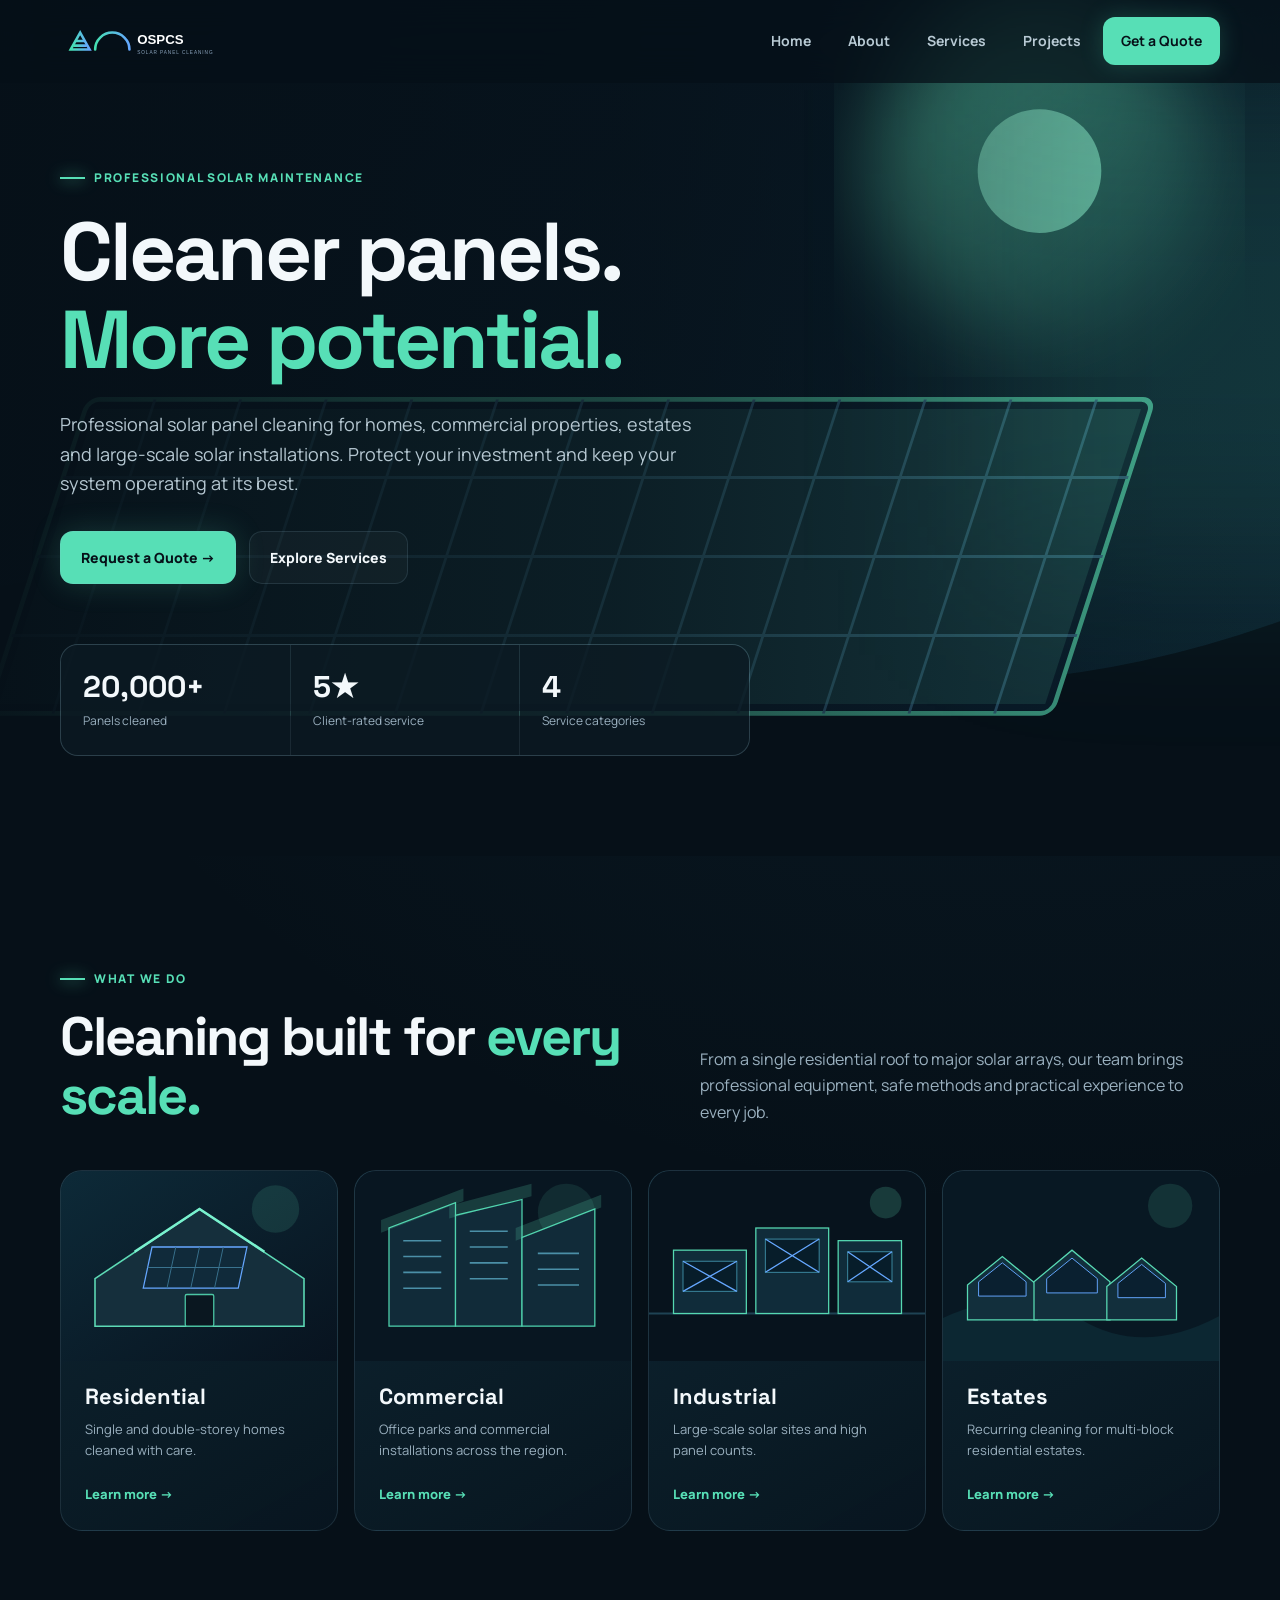
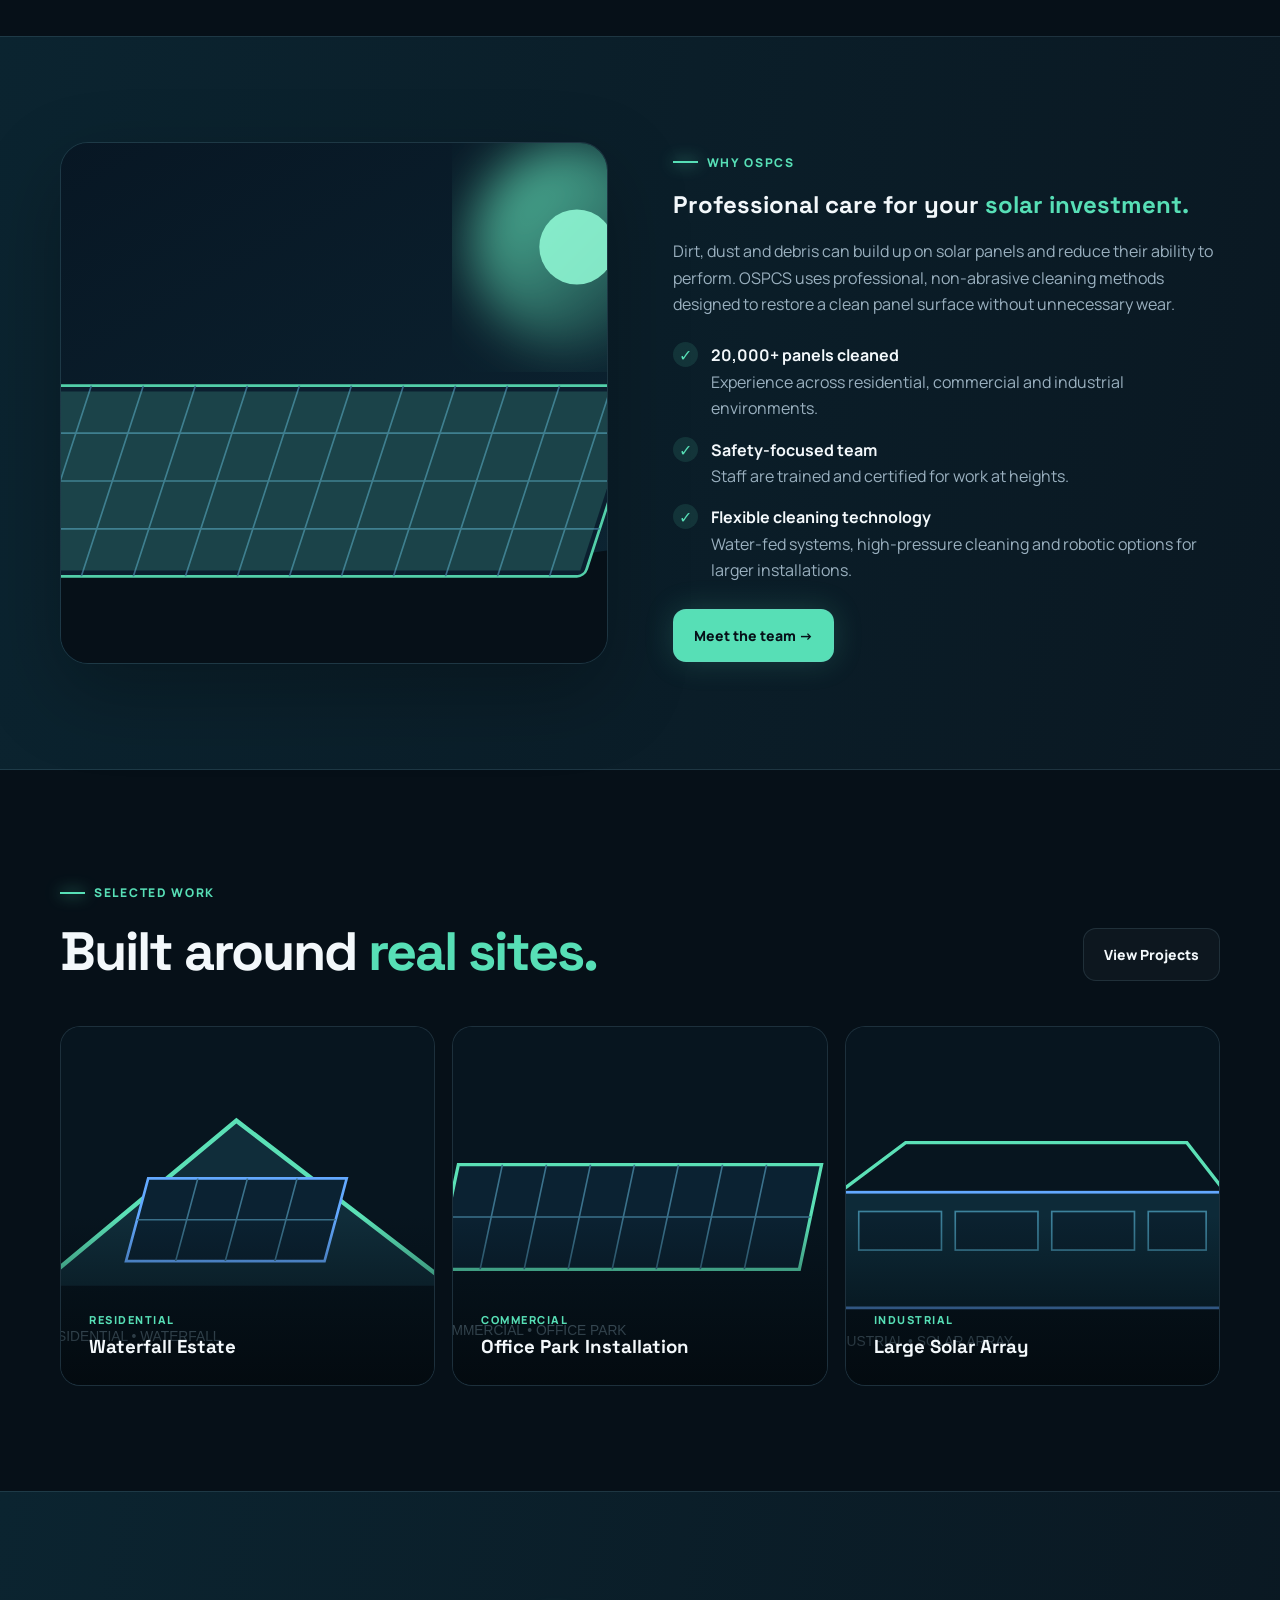
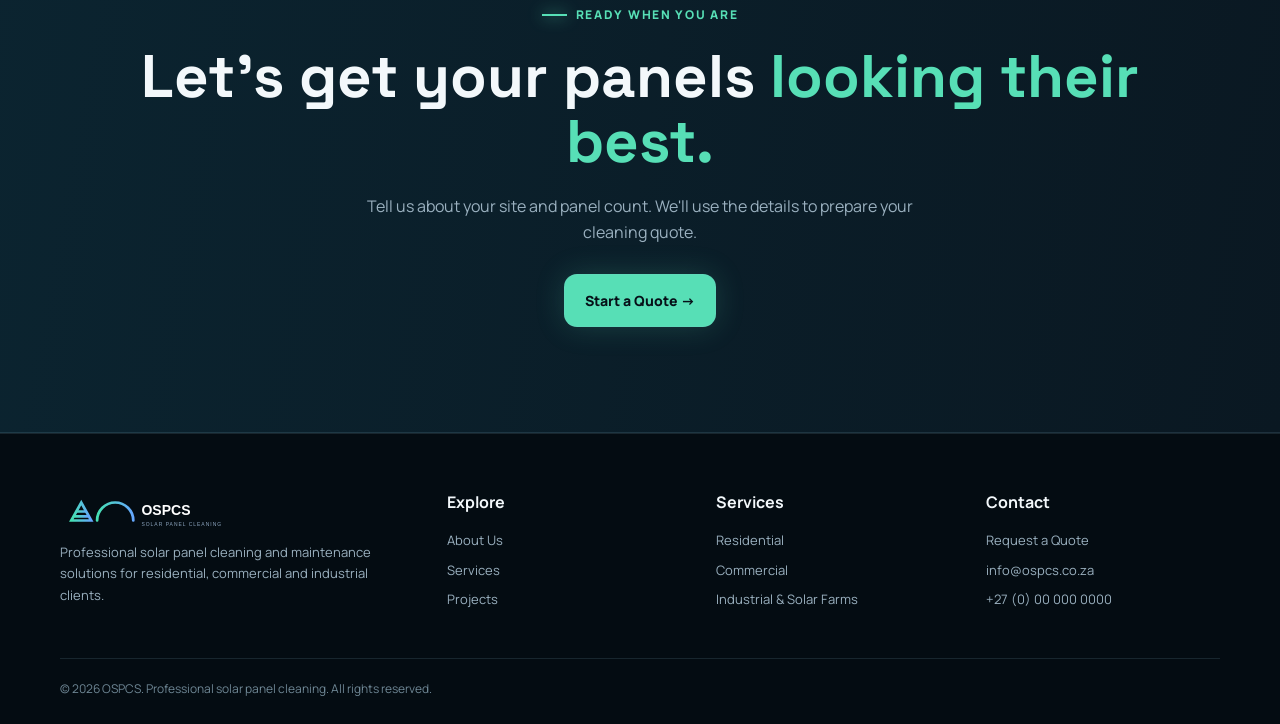
<file: index.html>
<!DOCTYPE html><html lang="en"><head><meta charset="UTF-8"><meta name="viewport" content="width=device-width,initial-scale=1.0"><meta name="description" content="OSPCS professional solar panel cleaning and maintenance services."><title>Solar Panel Cleaning | OSPCS</title><link rel="stylesheet" href="assets/css/style.css"></head><body>
<header class="site-header">
 <div class="container nav">
  <a href="index.html" class="logo"><img src="assets/images/logo.svg" alt="OSPCS"></a>
  <button class="nav-toggle" aria-label="Open menu">☰</button>
  <nav class="nav-links">
   <a href="index.html">Home</a><a href="about.html">About</a><a href="services.html">Services</a><a href="projects.html">Projects</a><a class="nav-cta" href="quote.html">Get a Quote</a>
  </nav>
 </div>
</header>

<main>
<section class="hero">
 <div class="container">
  <div class="eyebrow reveal">Professional Solar Maintenance</div>
  <h1 class="reveal">Cleaner panels.<br><span>More potential.</span></h1>
  <p class="reveal">Professional solar panel cleaning for homes, commercial properties, estates and large-scale solar installations. Protect your investment and keep your system operating at its best.</p>
  <div class="buttons reveal"><a class="btn btn-primary pulse" href="quote.html">Request a Quote →</a><a class="btn btn-ghost" href="services.html">Explore Services</a></div>
  <div class="stats reveal"><div class="stat"><strong data-count="20000" data-suffix="+">0</strong><span>Panels cleaned</span></div><div class="stat"><strong>5★</strong><span>Client-rated service</span></div><div class="stat"><strong>4</strong><span>Service categories</span></div></div>
 </div>
</section>
<section>
 <div class="container">
  <div class="section-head reveal"><div><div class="eyebrow">What we do</div><h2>Cleaning built for <span>every scale.</span></h2></div><p>From a single residential roof to major solar arrays, our team brings professional equipment, safe methods and practical experience to every job.</p></div>
  <div class="grid-4">
   <article class="service-card reveal"><img src="assets/images/residential.svg" alt="Residential solar cleaning"><div class="service-body"><h3>Residential</h3><p>Single and double-storey homes cleaned with care.</p><a class="link" href="services.html#residential">Learn more →</a></div></article>
   <article class="service-card reveal"><img src="assets/images/commercial.svg" alt="Commercial solar cleaning"><div class="service-body"><h3>Commercial</h3><p>Office parks and commercial installations across the region.</p><a class="link" href="services.html#commercial">Learn more →</a></div></article>
   <article class="service-card reveal"><img src="assets/images/industrial.svg" alt="Industrial solar cleaning"><div class="service-body"><h3>Industrial</h3><p>Large-scale solar sites and high panel counts.</p><a class="link" href="services.html#industrial">Learn more →</a></div></article>
   <article class="service-card reveal"><img src="assets/images/estate.svg" alt="Residential estate solar cleaning"><div class="service-body"><h3>Estates</h3><p>Recurring cleaning for multi-block residential estates.</p><a class="link" href="services.html#estates">Learn more →</a></div></article>
  </div>
 </div>
</section>
<section class="band"><div class="container split"><div class="media-card reveal floating"><img src="assets/images/hero-solar.svg" alt="Solar panel array"></div><div class="reveal"><div class="eyebrow">Why OSPCS</div><h2>Professional care for your <span>solar investment.</span></h2><p class="muted" style="margin-top:20px">Dirt, dust and debris can build up on solar panels and reduce their ability to perform. OSPCS uses professional, non-abrasive cleaning methods designed to restore a clean panel surface without unnecessary wear.</p><div class="checklist"><div class="check"><i>✓</i><div><b>20,000+ panels cleaned</b><p class="muted">Experience across residential, commercial and industrial environments.</p></div></div><div class="check"><i>✓</i><div><b>Safety-focused team</b><p class="muted">Staff are trained and certified for work at heights.</p></div></div><div class="check"><i>✓</i><div><b>Flexible cleaning technology</b><p class="muted">Water-fed systems, high-pressure cleaning and robotic options for larger installations.</p></div></div></div><a class="btn btn-primary" href="about.html">Meet the team →</a></div></div></section>
<section><div class="container"><div class="section-head reveal"><div><div class="eyebrow">Selected work</div><h2>Built around <span>real sites.</span></h2></div><a class="btn btn-ghost" href="projects.html">View Projects</a></div><div class="projects"><a class="project reveal" href="projects.html"><img src="assets/images/project-1.svg" alt=""><div class="project-overlay"><span>Residential</span><h3>Waterfall Estate</h3></div></a><a class="project reveal" href="projects.html"><img src="assets/images/project-2.svg" alt=""><div class="project-overlay"><span>Commercial</span><h3>Office Park Installation</h3></div></a><a class="project reveal" href="projects.html"><img src="assets/images/project-3.svg" alt=""><div class="project-overlay"><span>Industrial</span><h3>Large Solar Array</h3></div></a></div></div></section>
<section class="band"><div class="container" style="text-align:center"><div class="eyebrow">Ready when you are</div><h2 style="font-size:clamp(38px,5vw,60px)">Let's get your panels <span>looking their best.</span></h2><p class="muted" style="max-width:600px;margin:18px auto 28px">Tell us about your site and panel count. We'll use the details to prepare your cleaning quote.</p><a class="btn btn-primary" href="quote.html">Start a Quote →</a></div></section>
</main>
<footer class="footer">
 <div class="container">
  <div class="footer-grid">
   <div><img src="assets/images/logo.svg" alt="OSPCS" style="width:190px"><p>Professional solar panel cleaning and maintenance solutions for residential, commercial and industrial clients.</p></div>
   <div><h4>Explore</h4><a href="about.html">About Us</a><a href="services.html">Services</a><a href="projects.html">Projects</a></div>
   <div><h4>Services</h4><a href="services.html#residential">Residential</a><a href="services.html#commercial">Commercial</a><a href="services.html#industrial">Industrial & Solar Farms</a></div>
   <div><h4>Contact</h4><a href="quote.html">Request a Quote</a><a href="mailto:info@ospcs.co.za">info@ospcs.co.za</a><a href="tel:+27000000000">+27 (0) 00 000 0000</a></div>
  </div>
  <div class="copyright">© 2026 OSPCS. Professional solar panel cleaning. All rights reserved.</div>
 </div>
</footer>
<script src="assets/js/main.js"></script></body></html>
</file>
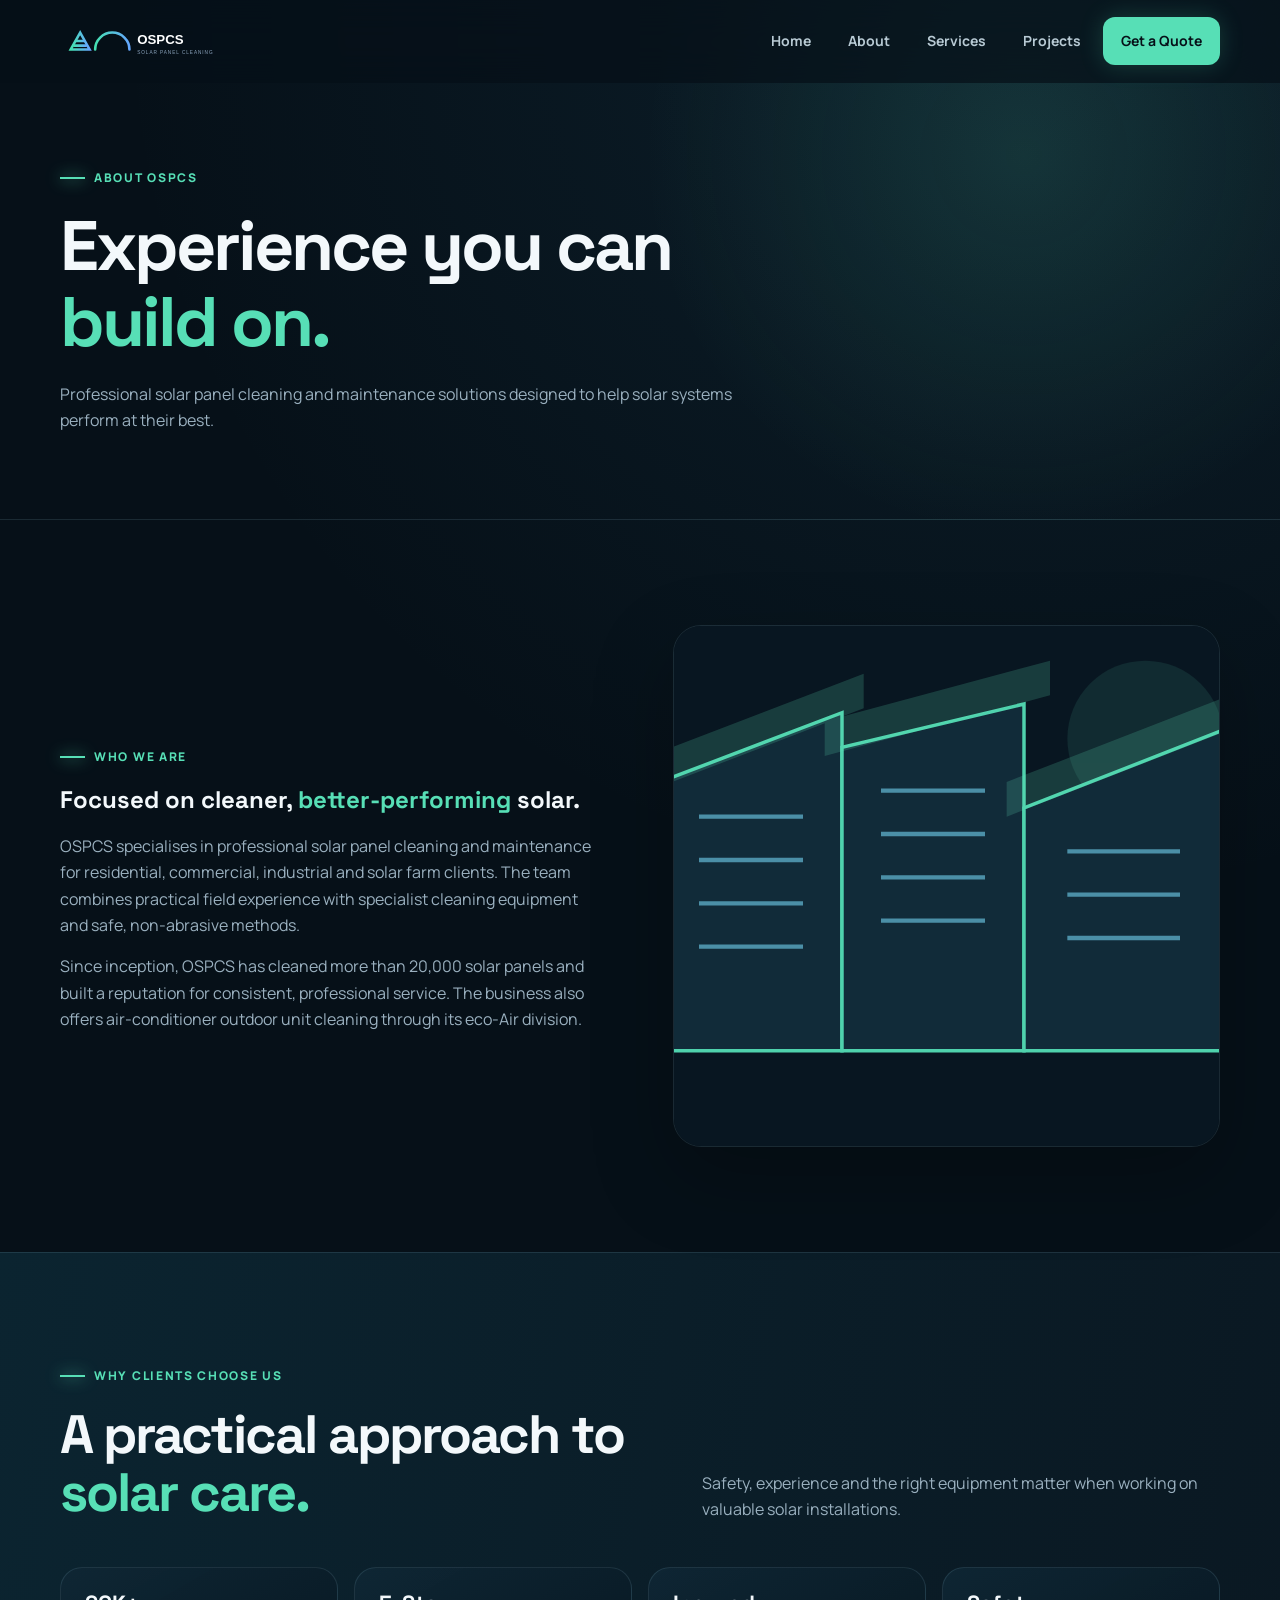
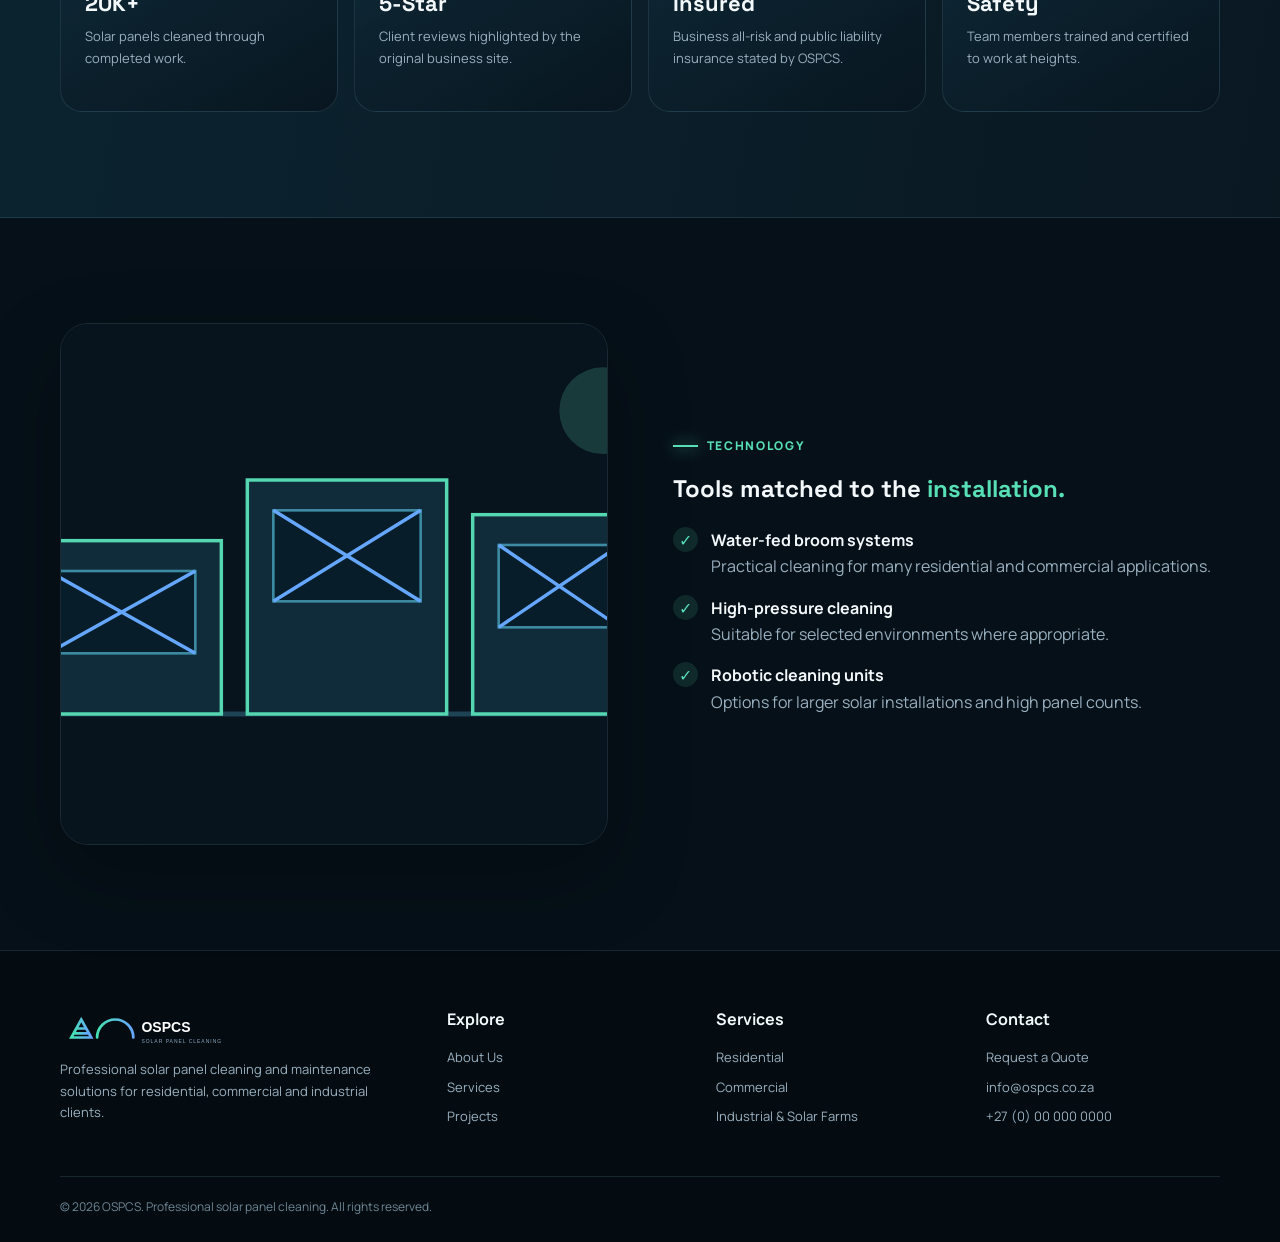
<file: about.html>
<!DOCTYPE html><html lang="en"><head><meta charset="UTF-8"><meta name="viewport" content="width=device-width,initial-scale=1.0"><meta name="description" content="OSPCS professional solar panel cleaning and maintenance services."><title>About Us | OSPCS</title><link rel="stylesheet" href="assets/css/style.css"></head><body>
<header class="site-header">
 <div class="container nav">
  <a href="index.html" class="logo"><img src="assets/images/logo.svg" alt="OSPCS"></a>
  <button class="nav-toggle" aria-label="Open menu">☰</button>
  <nav class="nav-links">
   <a href="index.html">Home</a><a href="about.html">About</a><a href="services.html">Services</a><a href="projects.html">Projects</a><a class="nav-cta" href="quote.html">Get a Quote</a>
  </nav>
 </div>
</header>

<main>
<section class="page-hero"><div class="container"><div class="eyebrow reveal">About OSPCS</div><h1 class="reveal">Experience you can<br><span>build on.</span></h1><p class="muted reveal" style="max-width:680px;margin-top:22px">Professional solar panel cleaning and maintenance solutions designed to help solar systems perform at their best.</p></div></section>
<section><div class="container split"><div class="reveal"><div class="eyebrow">Who we are</div><h2>Focused on cleaner, <span>better-performing</span> solar.</h2><p class="muted" style="margin-top:20px">OSPCS specialises in professional solar panel cleaning and maintenance for residential, commercial, industrial and solar farm clients. The team combines practical field experience with specialist cleaning equipment and safe, non-abrasive methods.</p><p class="muted" style="margin-top:15px">Since inception, OSPCS has cleaned more than 20,000 solar panels and built a reputation for consistent, professional service. The business also offers air-conditioner outdoor unit cleaning through its eco-Air division.</p></div><div class="media-card reveal"><img src="assets/images/commercial.svg" alt="Solar maintenance"></div></div></section>
<section class="band"><div class="container"><div class="section-head reveal"><div><div class="eyebrow">Why clients choose us</div><h2>A practical approach to <span>solar care.</span></h2></div><p>Safety, experience and the right equipment matter when working on valuable solar installations.</p></div><div class="grid-4"><div class="service-card reveal"><div class="service-body"><h3>20K+</h3><p>Solar panels cleaned through completed work.</p></div></div><div class="service-card reveal"><div class="service-body"><h3>5-Star</h3><p>Client reviews highlighted by the original business site.</p></div></div><div class="service-card reveal"><div class="service-body"><h3>Insured</h3><p>Business all-risk and public liability insurance stated by OSPCS.</p></div></div><div class="service-card reveal"><div class="service-body"><h3>Safety</h3><p>Team members trained and certified to work at heights.</p></div></div></div></div></section>
<section><div class="container split"><div class="media-card reveal"><img src="assets/images/industrial.svg" alt="Industrial solar cleaning"></div><div class="reveal"><div class="eyebrow">Technology</div><h2>Tools matched to the <span>installation.</span></h2><div class="checklist"><div class="check"><i>✓</i><div><b>Water-fed broom systems</b><p class="muted">Practical cleaning for many residential and commercial applications.</p></div></div><div class="check"><i>✓</i><div><b>High-pressure cleaning</b><p class="muted">Suitable for selected environments where appropriate.</p></div></div><div class="check"><i>✓</i><div><b>Robotic cleaning units</b><p class="muted">Options for larger solar installations and high panel counts.</p></div></div></div></div></div></section>
</main>
<footer class="footer">
 <div class="container">
  <div class="footer-grid">
   <div><img src="assets/images/logo.svg" alt="OSPCS" style="width:190px"><p>Professional solar panel cleaning and maintenance solutions for residential, commercial and industrial clients.</p></div>
   <div><h4>Explore</h4><a href="about.html">About Us</a><a href="services.html">Services</a><a href="projects.html">Projects</a></div>
   <div><h4>Services</h4><a href="services.html#residential">Residential</a><a href="services.html#commercial">Commercial</a><a href="services.html#industrial">Industrial & Solar Farms</a></div>
   <div><h4>Contact</h4><a href="quote.html">Request a Quote</a><a href="mailto:info@ospcs.co.za">info@ospcs.co.za</a><a href="tel:+27000000000">+27 (0) 00 000 0000</a></div>
  </div>
  <div class="copyright">© 2026 OSPCS. Professional solar panel cleaning. All rights reserved.</div>
 </div>
</footer>
<script src="assets/js/main.js"></script></body></html>
</file>
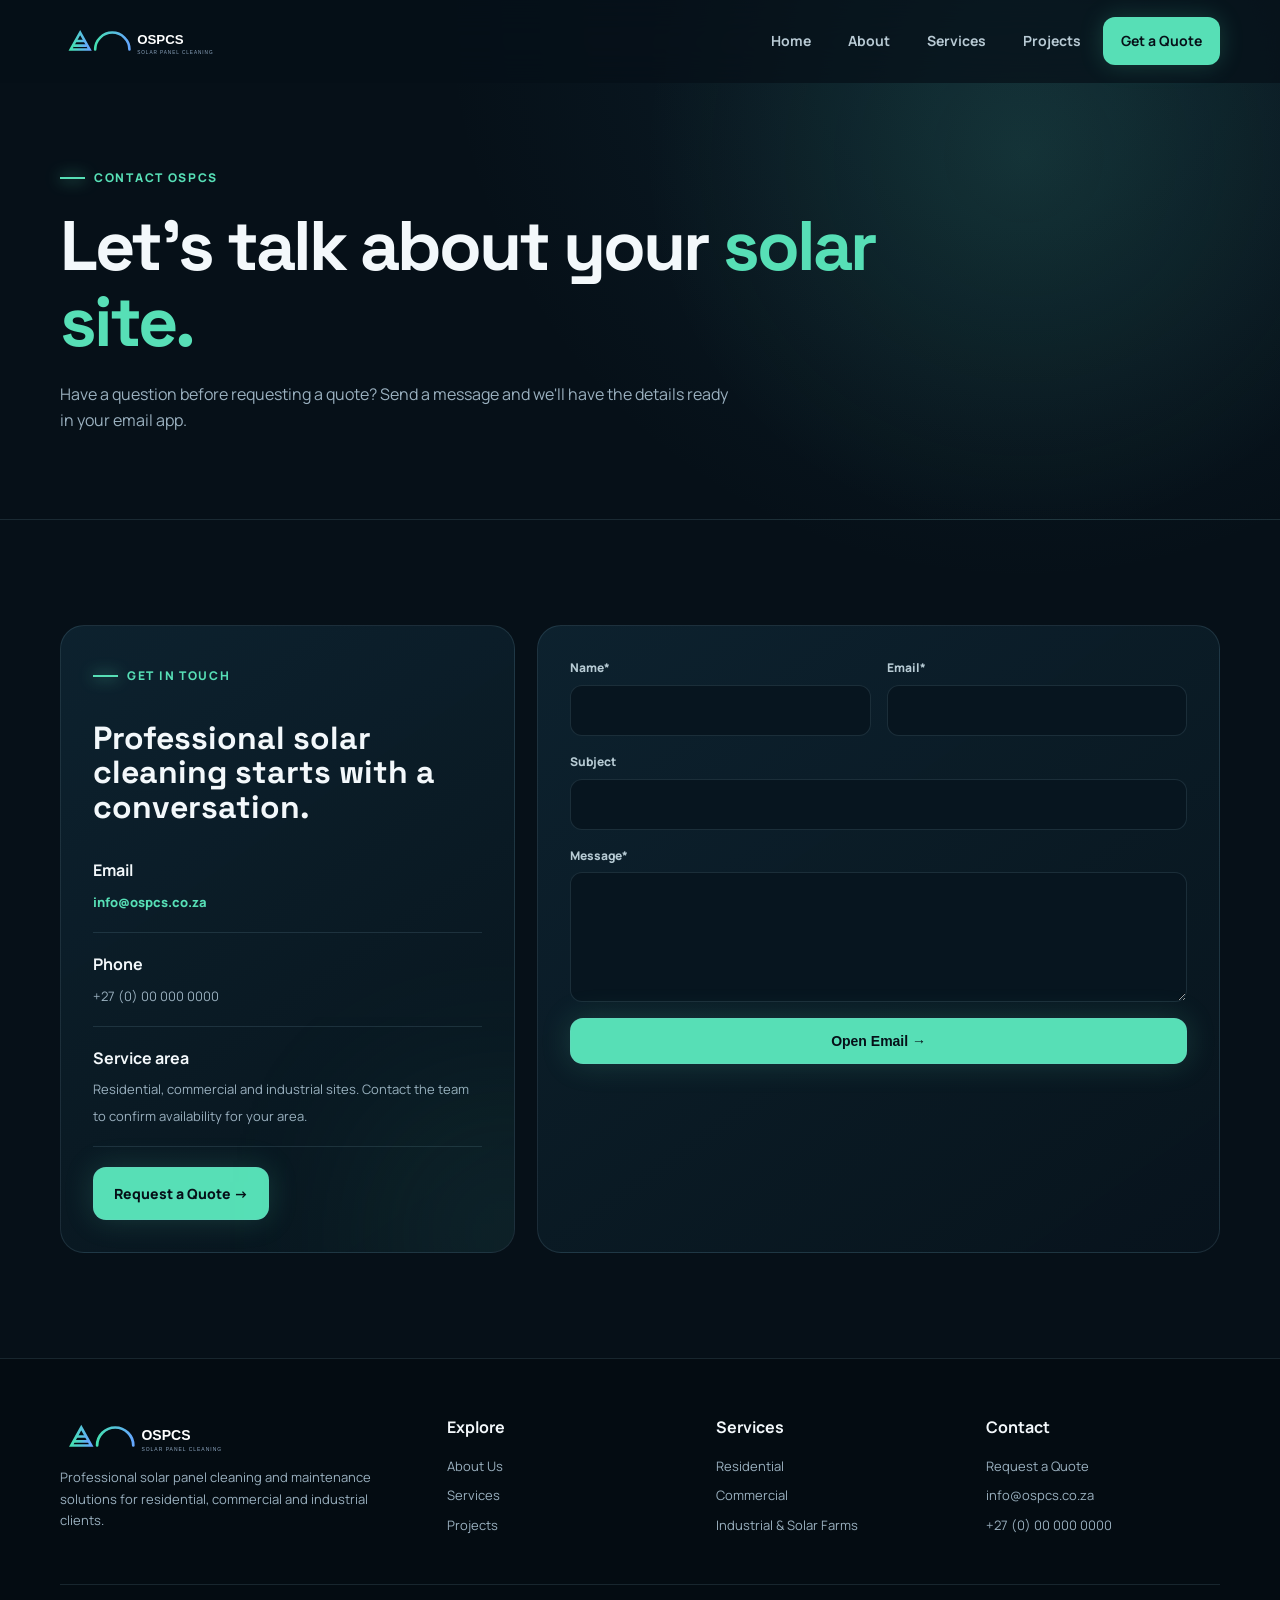
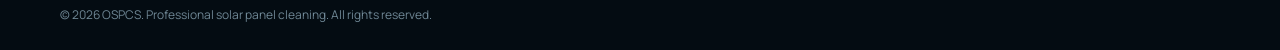
<file: contact.html>
<!DOCTYPE html><html lang="en"><head><meta charset="UTF-8"><meta name="viewport" content="width=device-width,initial-scale=1.0"><meta name="description" content="OSPCS professional solar panel cleaning and maintenance services."><title>Contact | OSPCS</title><link rel="stylesheet" href="assets/css/style.css"></head><body>
<header class="site-header">
 <div class="container nav">
  <a href="index.html" class="logo"><img src="assets/images/logo.svg" alt="OSPCS"></a>
  <button class="nav-toggle" aria-label="Open menu">☰</button>
  <nav class="nav-links">
   <a href="index.html">Home</a><a href="about.html">About</a><a href="services.html">Services</a><a href="projects.html">Projects</a><a class="nav-cta" href="quote.html">Get a Quote</a>
  </nav>
 </div>
</header>

<main>
<section class="page-hero"><div class="container"><div class="eyebrow reveal">Contact OSPCS</div><h1 class="reveal">Let's talk about your <span>solar site.</span></h1><p class="muted reveal" style="max-width:680px;margin-top:22px">Have a question before requesting a quote? Send a message and we'll have the details ready in your email app.</p></div></section>
<section><div class="container quote-wrap"><div class="info-panel reveal"><div class="eyebrow">Get in touch</div><h3>Professional solar cleaning starts with a conversation.</h3><div class="info-item"><b>Email</b><a class="link" href="mailto:info@ospcs.co.za">info@ospcs.co.za</a></div><div class="info-item"><b>Phone</b><span>+27 (0) 00 000 0000</span></div><div class="info-item"><b>Service area</b><span>Residential, commercial and industrial sites. Contact the team to confirm availability for your area.</span></div><a class="btn btn-primary" href="quote.html" style="margin-top:20px">Request a Quote →</a></div>
<div class="form-panel reveal"><form id="contactForm"><div class="form-row"><label>Name*<input required name="name"></label><label>Email*<input required type="email" name="email"></label></div><label>Subject<input name="subject"></label><label>Message*<textarea required name="message"></textarea></label><div class="notice"></div><button class="btn btn-primary" type="submit">Open Email →</button></form></div></div></section>
</main>
<footer class="footer">
 <div class="container">
  <div class="footer-grid">
   <div><img src="assets/images/logo.svg" alt="OSPCS" style="width:190px"><p>Professional solar panel cleaning and maintenance solutions for residential, commercial and industrial clients.</p></div>
   <div><h4>Explore</h4><a href="about.html">About Us</a><a href="services.html">Services</a><a href="projects.html">Projects</a></div>
   <div><h4>Services</h4><a href="services.html#residential">Residential</a><a href="services.html#commercial">Commercial</a><a href="services.html#industrial">Industrial & Solar Farms</a></div>
   <div><h4>Contact</h4><a href="quote.html">Request a Quote</a><a href="mailto:info@ospcs.co.za">info@ospcs.co.za</a><a href="tel:+27000000000">+27 (0) 00 000 0000</a></div>
  </div>
  <div class="copyright">© 2026 OSPCS. Professional solar panel cleaning. All rights reserved.</div>
 </div>
</footer>
<script src="assets/js/main.js"></script></body></html>
</file>
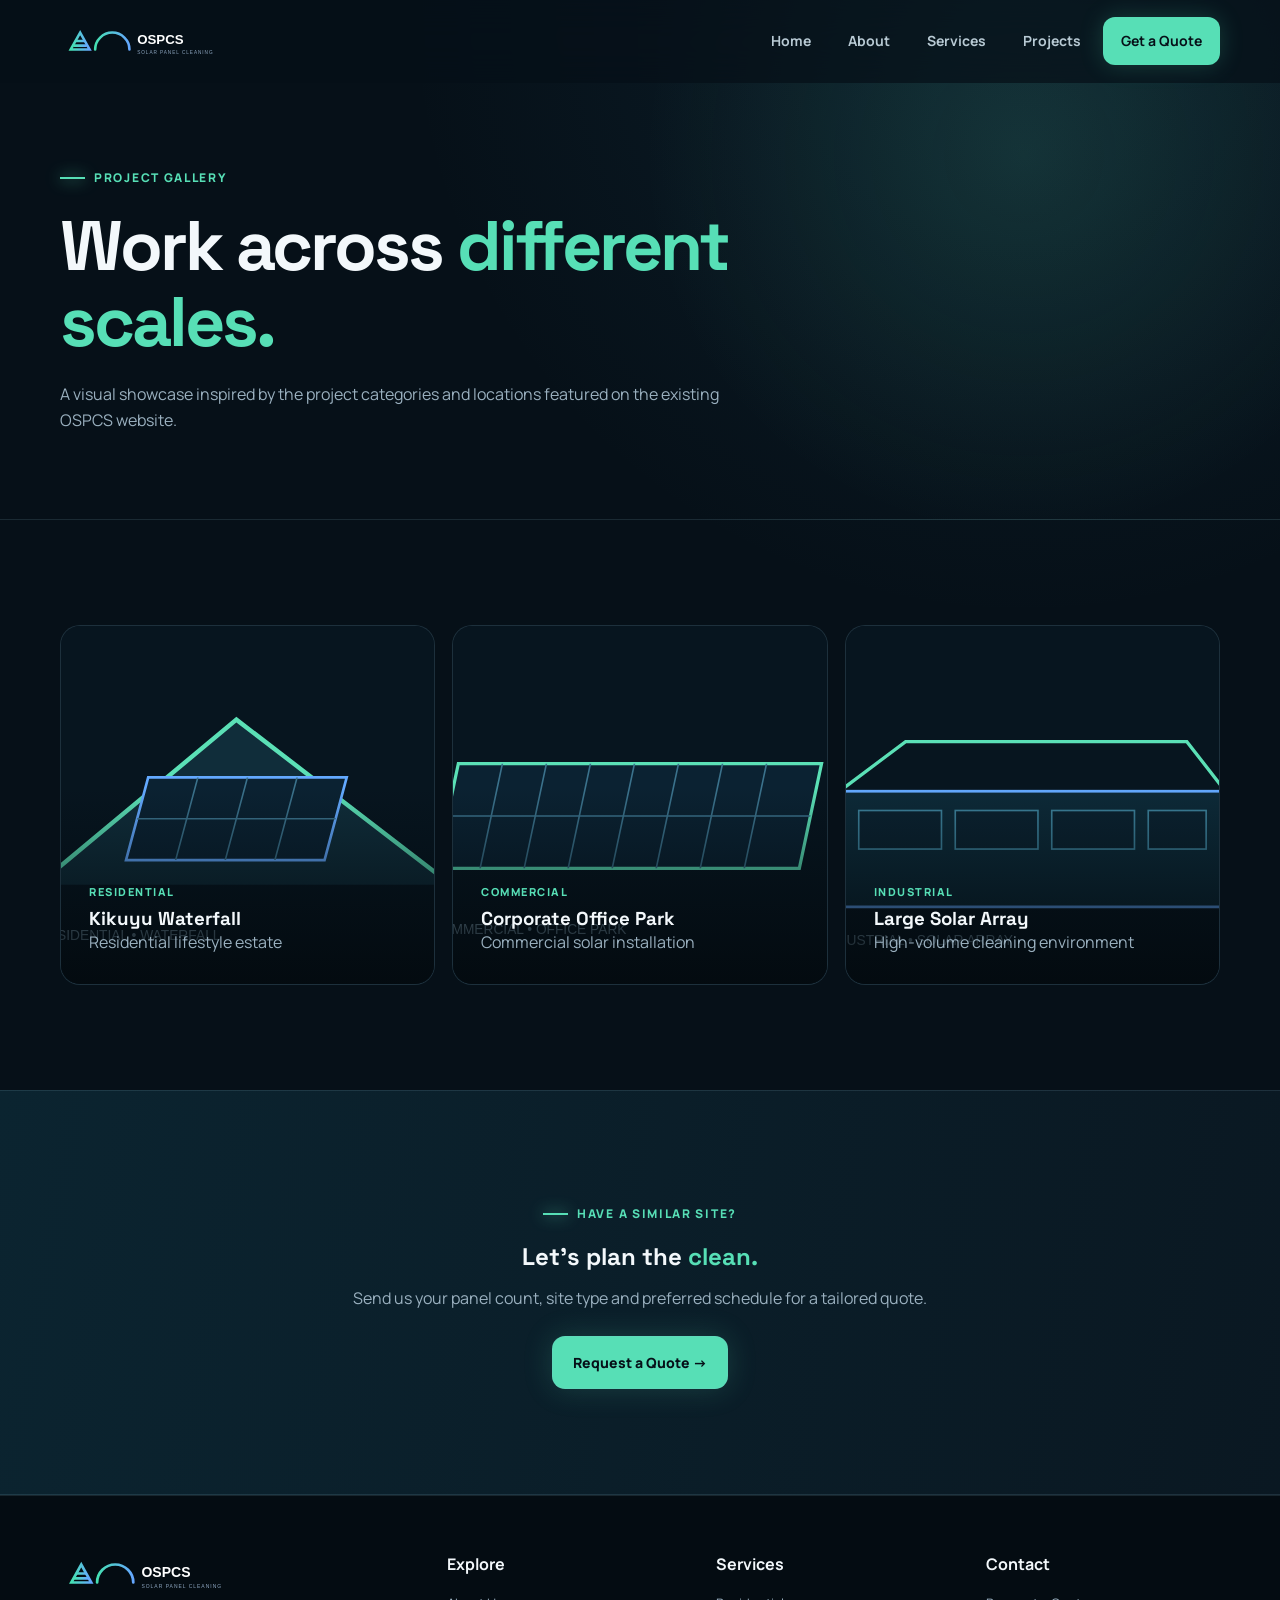
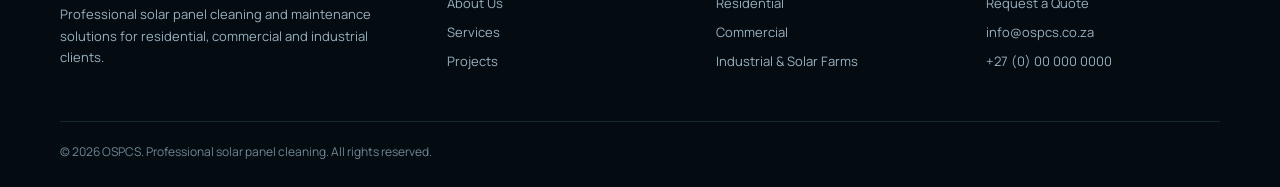
<file: projects.html>
<!DOCTYPE html><html lang="en"><head><meta charset="UTF-8"><meta name="viewport" content="width=device-width,initial-scale=1.0"><meta name="description" content="OSPCS professional solar panel cleaning and maintenance services."><title>Projects | OSPCS</title><link rel="stylesheet" href="assets/css/style.css"></head><body>
<header class="site-header">
 <div class="container nav">
  <a href="index.html" class="logo"><img src="assets/images/logo.svg" alt="OSPCS"></a>
  <button class="nav-toggle" aria-label="Open menu">☰</button>
  <nav class="nav-links">
   <a href="index.html">Home</a><a href="about.html">About</a><a href="services.html">Services</a><a href="projects.html">Projects</a><a class="nav-cta" href="quote.html">Get a Quote</a>
  </nav>
 </div>
</header>

<main>
<section class="page-hero"><div class="container"><div class="eyebrow reveal">Project gallery</div><h1 class="reveal">Work across <span>different scales.</span></h1><p class="muted reveal" style="max-width:680px;margin-top:22px">A visual showcase inspired by the project categories and locations featured on the existing OSPCS website.</p></div></section>
<section><div class="container"><div class="projects">
<a class="project reveal" href="quote.html"><img src="assets/images/project-1.svg" alt="Waterfall residential project"><div class="project-overlay"><span>Residential</span><h3>Kikuyu Waterfall</h3><p class="muted">Residential lifestyle estate</p></div></a>
<a class="project reveal" href="quote.html"><img src="assets/images/project-2.svg" alt="Commercial project"><div class="project-overlay"><span>Commercial</span><h3>Corporate Office Park</h3><p class="muted">Commercial solar installation</p></div></a>
<a class="project reveal" href="quote.html"><img src="assets/images/project-3.svg" alt="Industrial project"><div class="project-overlay"><span>Industrial</span><h3>Large Solar Array</h3><p class="muted">High-volume cleaning environment</p></div></a>
</div></div></section>
<section class="band"><div class="container" style="text-align:center"><div class="eyebrow">Have a similar site?</div><h2>Let's plan the <span>clean.</span></h2><p class="muted" style="max-width:600px;margin:15px auto 25px">Send us your panel count, site type and preferred schedule for a tailored quote.</p><a class="btn btn-primary" href="quote.html">Request a Quote →</a></div></section>
</main>
<footer class="footer">
 <div class="container">
  <div class="footer-grid">
   <div><img src="assets/images/logo.svg" alt="OSPCS" style="width:190px"><p>Professional solar panel cleaning and maintenance solutions for residential, commercial and industrial clients.</p></div>
   <div><h4>Explore</h4><a href="about.html">About Us</a><a href="services.html">Services</a><a href="projects.html">Projects</a></div>
   <div><h4>Services</h4><a href="services.html#residential">Residential</a><a href="services.html#commercial">Commercial</a><a href="services.html#industrial">Industrial & Solar Farms</a></div>
   <div><h4>Contact</h4><a href="quote.html">Request a Quote</a><a href="mailto:info@ospcs.co.za">info@ospcs.co.za</a><a href="tel:+27000000000">+27 (0) 00 000 0000</a></div>
  </div>
  <div class="copyright">© 2026 OSPCS. Professional solar panel cleaning. All rights reserved.</div>
 </div>
</footer>
<script src="assets/js/main.js"></script></body></html>
</file>
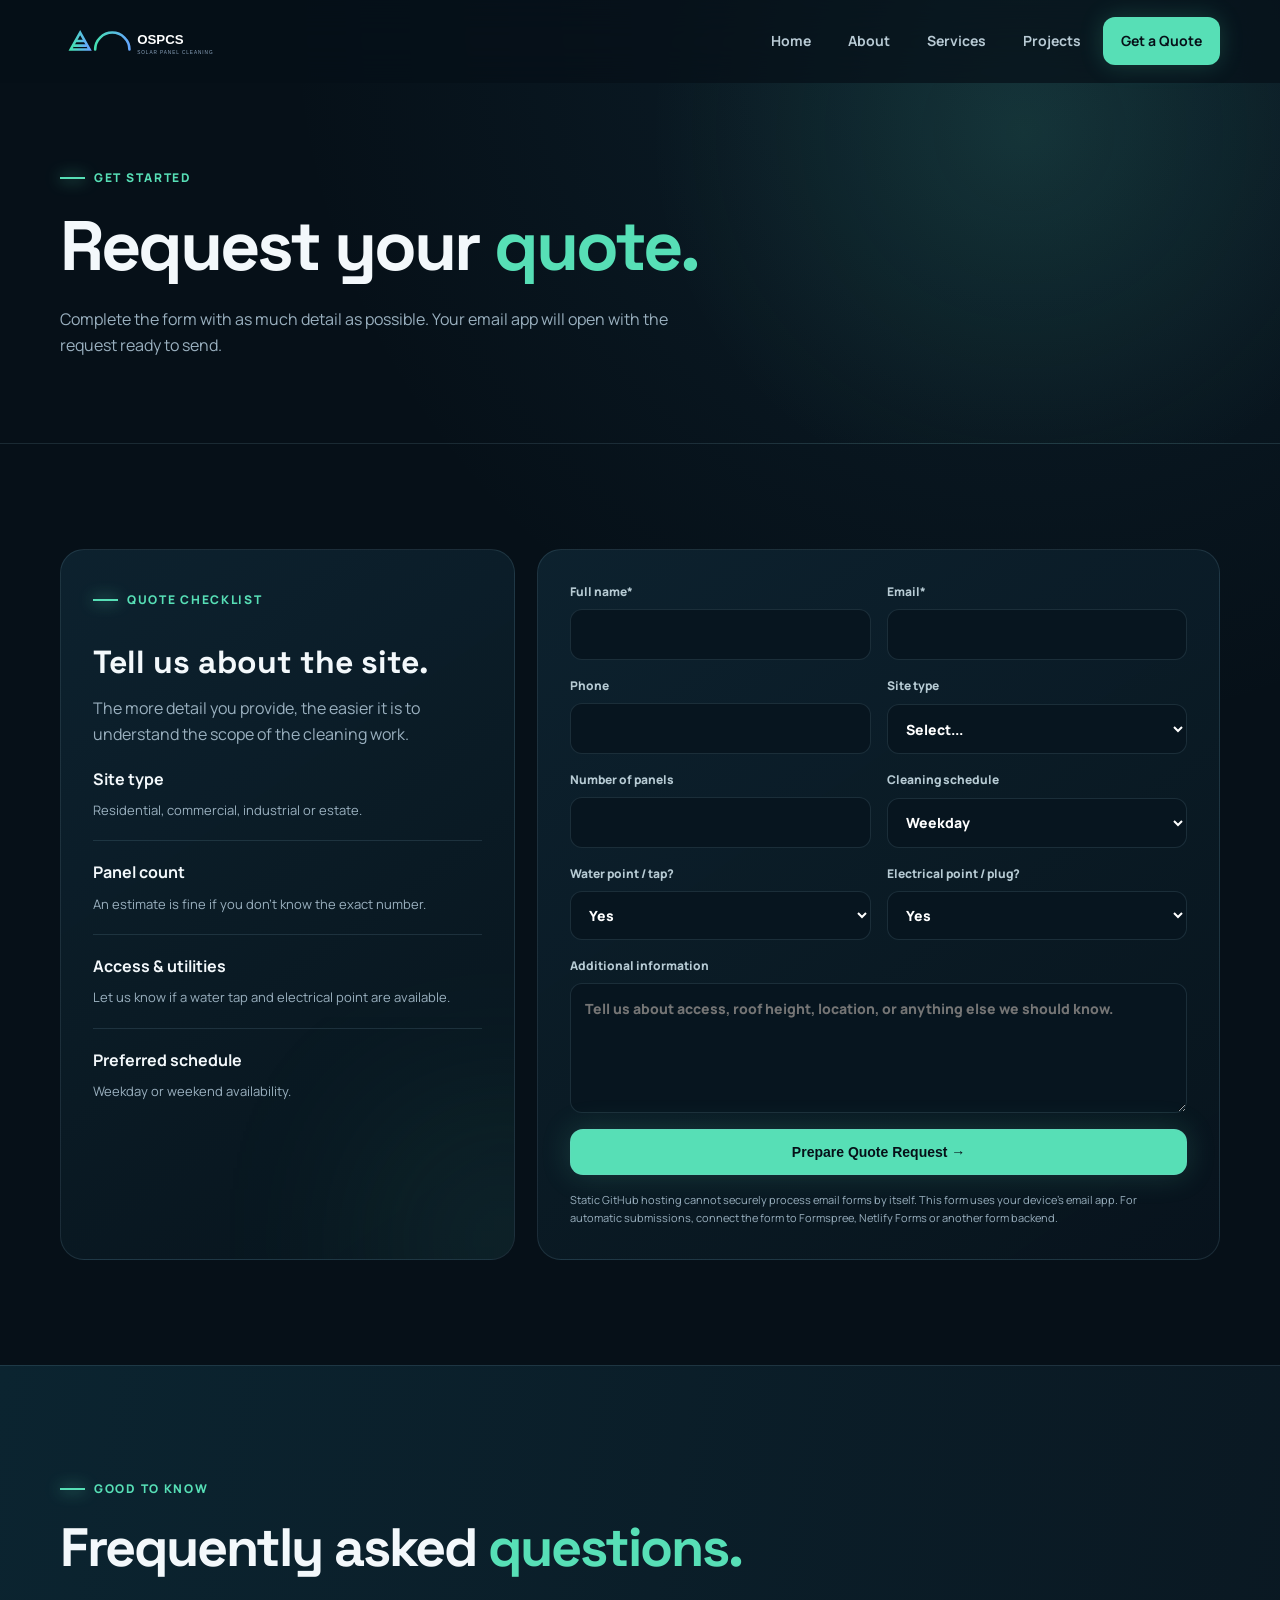
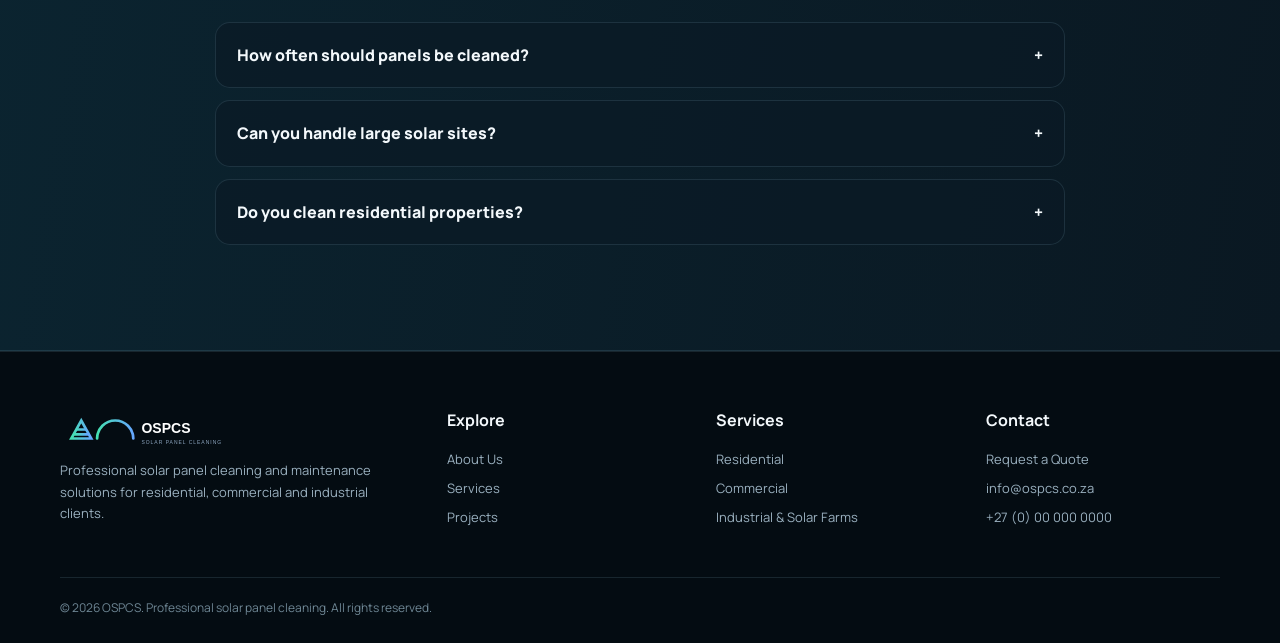
<file: quote.html>
<!DOCTYPE html><html lang="en"><head><meta charset="UTF-8"><meta name="viewport" content="width=device-width,initial-scale=1.0"><meta name="description" content="OSPCS professional solar panel cleaning and maintenance services."><title>Request a Quote | OSPCS</title><link rel="stylesheet" href="assets/css/style.css"></head><body>
<header class="site-header">
 <div class="container nav">
  <a href="index.html" class="logo"><img src="assets/images/logo.svg" alt="OSPCS"></a>
  <button class="nav-toggle" aria-label="Open menu">☰</button>
  <nav class="nav-links">
   <a href="index.html">Home</a><a href="about.html">About</a><a href="services.html">Services</a><a href="projects.html">Projects</a><a class="nav-cta" href="quote.html">Get a Quote</a>
  </nav>
 </div>
</header>

<main>
<section class="page-hero"><div class="container"><div class="eyebrow reveal">Get started</div><h1 class="reveal">Request your <span>quote.</span></h1><p class="muted reveal" style="max-width:650px;margin-top:22px">Complete the form with as much detail as possible. Your email app will open with the request ready to send.</p></div></section>
<section><div class="container quote-wrap"><aside class="info-panel reveal"><div class="eyebrow">Quote checklist</div><h3>Tell us about the site.</h3><p class="muted">The more detail you provide, the easier it is to understand the scope of the cleaning work.</p><div class="info-item"><b>Site type</b><span>Residential, commercial, industrial or estate.</span></div><div class="info-item"><b>Panel count</b><span>An estimate is fine if you don't know the exact number.</span></div><div class="info-item"><b>Access & utilities</b><span>Let us know if a water tap and electrical point are available.</span></div><div class="info-item"><b>Preferred schedule</b><span>Weekday or weekend availability.</span></div></aside>
<div class="form-panel reveal"><form id="quoteForm">
<div class="form-row"><label>Full name*<input required name="name" autocomplete="name"></label><label>Email*<input required type="email" name="email" autocomplete="email"></label></div>
<div class="form-row"><label>Phone<input name="phone" autocomplete="tel"></label><label>Site type<select name="site" required><option value="">Select...</option><option>Residential</option><option>Commercial</option><option>Industrial / Solar Farm</option><option>Residential Estate</option></select></label></div>
<div class="form-row"><label>Number of panels<input type="number" min="1" name="panels"></label><label>Cleaning schedule<select name="schedule"><option>Weekday</option><option>Weekend</option><option>Flexible</option></select></label></div>
<div class="form-row"><label>Water point / tap?<select name="water"><option>Yes</option><option>No</option><option>Not sure</option></select></label><label>Electrical point / plug?<select name="power"><option>Yes</option><option>No</option><option>Not sure</option></select></label></div>
<label>Additional information<textarea name="message" placeholder="Tell us about access, roof height, location, or anything else we should know."></textarea></label>
<div class="notice"></div><button class="btn btn-primary" type="submit">Prepare Quote Request →</button>
<p class="muted" style="font-size:11px">Static GitHub hosting cannot securely process email forms by itself. This form uses your device's email app. For automatic submissions, connect the form to Formspree, Netlify Forms or another form backend.</p>
</form></div></div></section>
<section class="band"><div class="container"><div class="section-head reveal"><div><div class="eyebrow">Good to know</div><h2>Frequently asked <span>questions.</span></h2></div></div><div class="faq"><div class="faq-item reveal"><div class="faq-q">How often should panels be cleaned?<span>+</span></div><div class="faq-a">The ideal schedule depends on dust, surrounding conditions, rainfall and the installation. Regular maintenance can be planned around the site's needs.</div></div><div class="faq-item reveal"><div class="faq-q">Can you handle large solar sites?<span>+</span></div><div class="faq-a">Yes. The original OSPCS service information describes large-scale solar cleaning and high daily panel counts.</div></div><div class="faq-item reveal"><div class="faq-q">Do you clean residential properties?<span>+</span></div><div class="faq-a">Yes. Residential cleaning covers single and double-storey homes.</div></div></div></div></section>
</main>
<footer class="footer">
 <div class="container">
  <div class="footer-grid">
   <div><img src="assets/images/logo.svg" alt="OSPCS" style="width:190px"><p>Professional solar panel cleaning and maintenance solutions for residential, commercial and industrial clients.</p></div>
   <div><h4>Explore</h4><a href="about.html">About Us</a><a href="services.html">Services</a><a href="projects.html">Projects</a></div>
   <div><h4>Services</h4><a href="services.html#residential">Residential</a><a href="services.html#commercial">Commercial</a><a href="services.html#industrial">Industrial & Solar Farms</a></div>
   <div><h4>Contact</h4><a href="quote.html">Request a Quote</a><a href="mailto:info@ospcs.co.za">info@ospcs.co.za</a><a href="tel:+27000000000">+27 (0) 00 000 0000</a></div>
  </div>
  <div class="copyright">© 2026 OSPCS. Professional solar panel cleaning. All rights reserved.</div>
 </div>
</footer>
<script src="assets/js/main.js"></script></body></html>
</file>
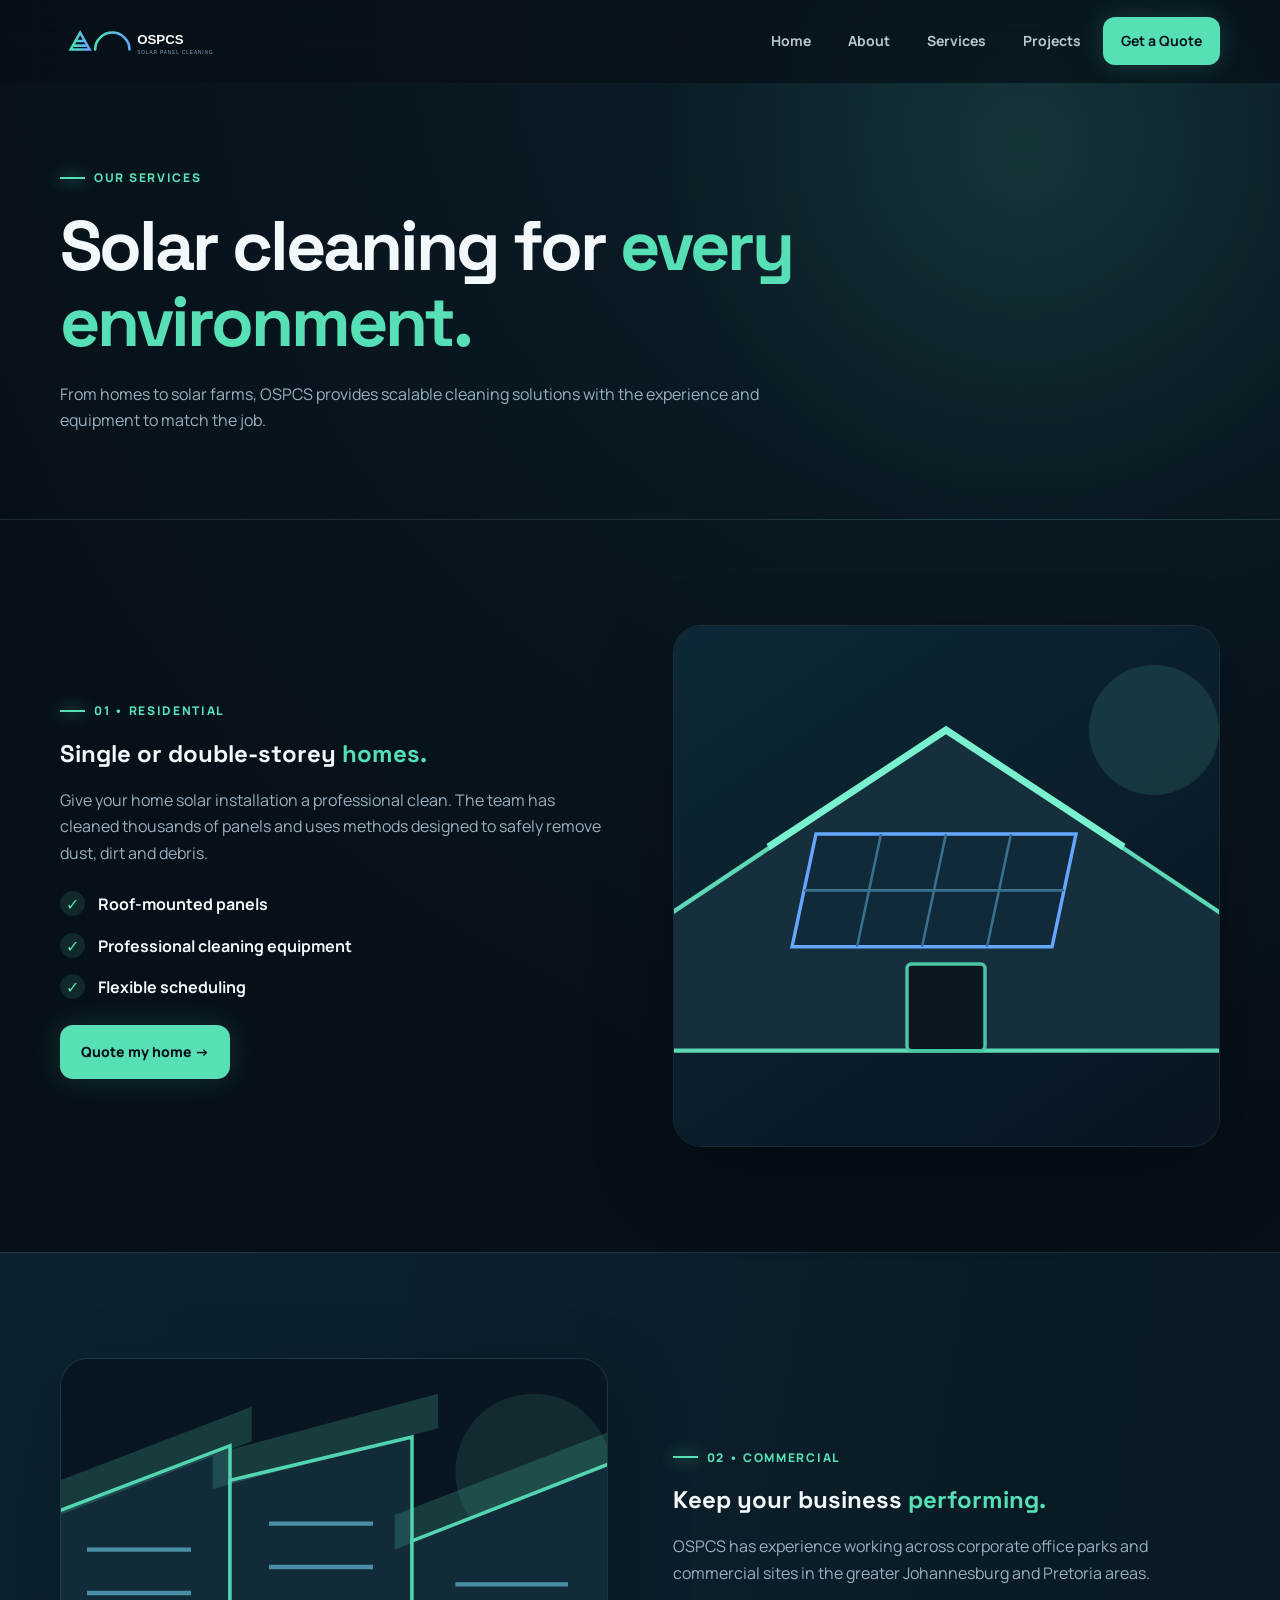
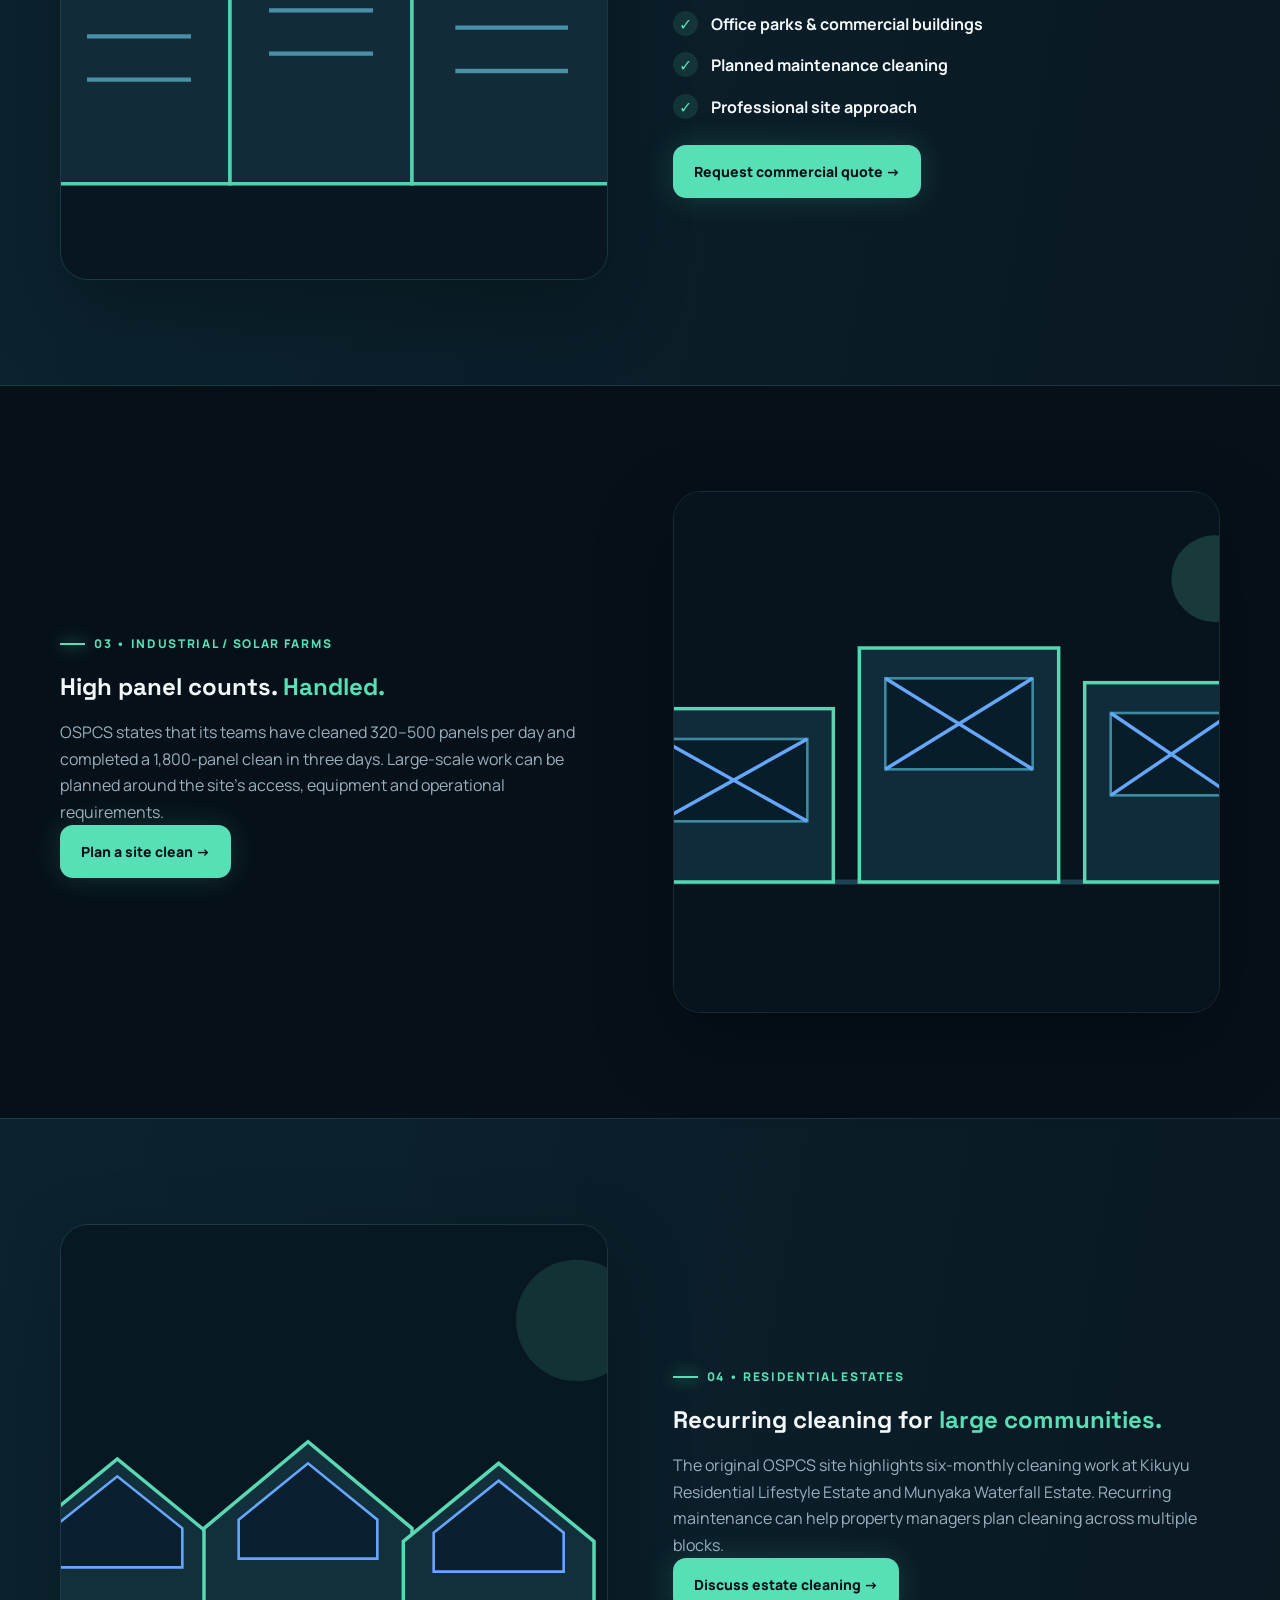
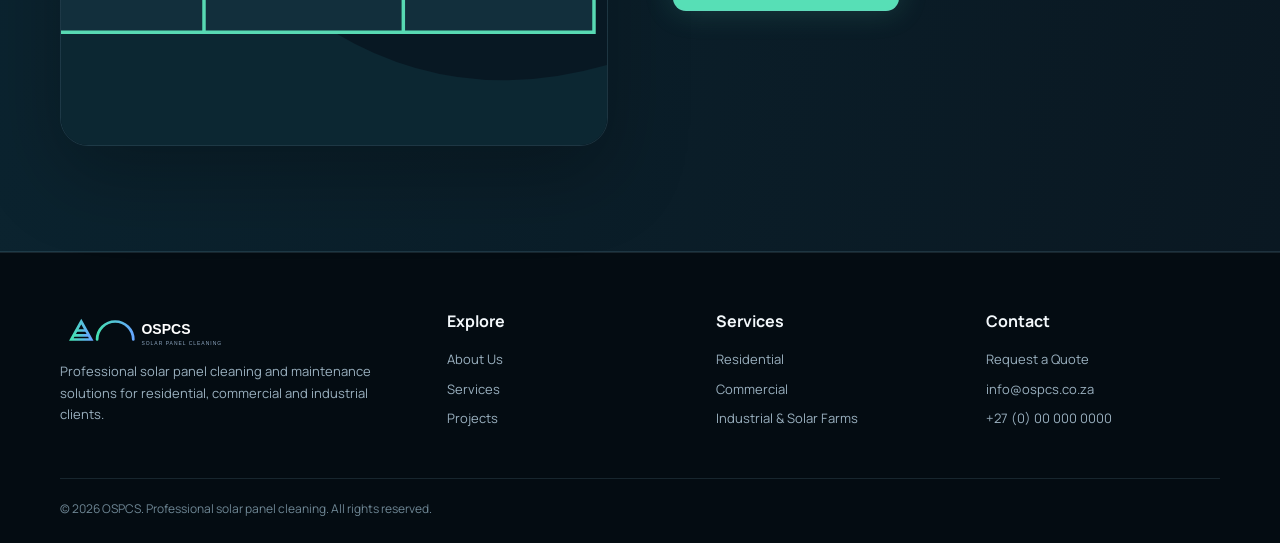
<file: services.html>
<!DOCTYPE html><html lang="en"><head><meta charset="UTF-8"><meta name="viewport" content="width=device-width,initial-scale=1.0"><meta name="description" content="OSPCS professional solar panel cleaning and maintenance services."><title>Services | OSPCS</title><link rel="stylesheet" href="assets/css/style.css"></head><body>
<header class="site-header">
 <div class="container nav">
  <a href="index.html" class="logo"><img src="assets/images/logo.svg" alt="OSPCS"></a>
  <button class="nav-toggle" aria-label="Open menu">☰</button>
  <nav class="nav-links">
   <a href="index.html">Home</a><a href="about.html">About</a><a href="services.html">Services</a><a href="projects.html">Projects</a><a class="nav-cta" href="quote.html">Get a Quote</a>
  </nav>
 </div>
</header>

<main>
<section class="page-hero"><div class="container"><div class="eyebrow reveal">Our services</div><h1 class="reveal">Solar cleaning for <span>every environment.</span></h1><p class="muted reveal" style="max-width:700px;margin-top:22px">From homes to solar farms, OSPCS provides scalable cleaning solutions with the experience and equipment to match the job.</p></div></section>
<section id="residential"><div class="container split"><div class="reveal"><div class="eyebrow">01 • Residential</div><h2>Single or double-storey <span>homes.</span></h2><p class="muted" style="margin-top:20px">Give your home solar installation a professional clean. The team has cleaned thousands of panels and uses methods designed to safely remove dust, dirt and debris.</p><div class="checklist"><div class="check"><i>✓</i><b>Roof-mounted panels</b></div><div class="check"><i>✓</i><b>Professional cleaning equipment</b></div><div class="check"><i>✓</i><b>Flexible scheduling</b></div></div><a class="btn btn-primary" href="quote.html">Quote my home →</a></div><div class="media-card reveal"><img src="assets/images/residential.svg" alt="Residential cleaning"></div></div></section>
<section id="commercial" class="band"><div class="container split"><div class="media-card reveal"><img src="assets/images/commercial.svg" alt="Commercial cleaning"></div><div class="reveal"><div class="eyebrow">02 • Commercial</div><h2>Keep your business <span>performing.</span></h2><p class="muted" style="margin-top:20px">OSPCS has experience working across corporate office parks and commercial sites in the greater Johannesburg and Pretoria areas.</p><div class="checklist"><div class="check"><i>✓</i><b>Office parks & commercial buildings</b></div><div class="check"><i>✓</i><b>Planned maintenance cleaning</b></div><div class="check"><i>✓</i><b>Professional site approach</b></div></div><a class="btn btn-primary" href="quote.html">Request commercial quote →</a></div></div></section>
<section id="industrial"><div class="container split"><div class="reveal"><div class="eyebrow">03 • Industrial / Solar Farms</div><h2>High panel counts. <span>Handled.</span></h2><p class="muted" style="margin-top:20px">OSPCS states that its teams have cleaned 320–500 panels per day and completed a 1,800-panel clean in three days. Large-scale work can be planned around the site's access, equipment and operational requirements.</p><a class="btn btn-primary" href="quote.html">Plan a site clean →</a></div><div class="media-card reveal"><img src="assets/images/industrial.svg" alt="Industrial solar farm cleaning"></div></div></section>
<section id="estates" class="band"><div class="container split"><div class="media-card reveal"><img src="assets/images/estate.svg" alt="Residential estates"></div><div class="reveal"><div class="eyebrow">04 • Residential Estates</div><h2>Recurring cleaning for <span>large communities.</span></h2><p class="muted" style="margin-top:20px">The original OSPCS site highlights six-monthly cleaning work at Kikuyu Residential Lifestyle Estate and Munyaka Waterfall Estate. Recurring maintenance can help property managers plan cleaning across multiple blocks.</p><a class="btn btn-primary" href="quote.html">Discuss estate cleaning →</a></div></div></section>
</main>
<footer class="footer">
 <div class="container">
  <div class="footer-grid">
   <div><img src="assets/images/logo.svg" alt="OSPCS" style="width:190px"><p>Professional solar panel cleaning and maintenance solutions for residential, commercial and industrial clients.</p></div>
   <div><h4>Explore</h4><a href="about.html">About Us</a><a href="services.html">Services</a><a href="projects.html">Projects</a></div>
   <div><h4>Services</h4><a href="services.html#residential">Residential</a><a href="services.html#commercial">Commercial</a><a href="services.html#industrial">Industrial & Solar Farms</a></div>
   <div><h4>Contact</h4><a href="quote.html">Request a Quote</a><a href="mailto:info@ospcs.co.za">info@ospcs.co.za</a><a href="tel:+27000000000">+27 (0) 00 000 0000</a></div>
  </div>
  <div class="copyright">© 2026 OSPCS. Professional solar panel cleaning. All rights reserved.</div>
 </div>
</footer>
<script src="assets/js/main.js"></script></body></html>
</file>
<file: assets/css/style.css>
@import url('https://fonts.googleapis.com/css2?family=Manrope:wght@400;500;600;700;800&family=Space+Grotesk:wght@500;600;700&display=swap');
:root{--bg:#061018;--bg2:#091722;--card:#0b1c29;--card2:#0e2432;--text:#f3f8fb;--muted:#9ab0bf;--line:rgba(140,190,210,.15);--mint:#57dfb6;--blue:#63a8ff;--glow:0 0 35px rgba(87,223,182,.15);--radius:22px}
*{box-sizing:border-box;margin:0;padding:0}html{scroll-behavior:smooth}body{font-family:Manrope,Arial,sans-serif;background:radial-gradient(circle at 80% 0%,rgba(54,130,164,.13),transparent 30%),var(--bg);color:var(--text);line-height:1.65;overflow-x:hidden}a{color:inherit;text-decoration:none}img{max-width:100%;display:block}.container{width:min(1160px,92%);margin:auto}.site-header{position:fixed;top:0;left:0;right:0;z-index:100;background:rgba(6,16,24,.72);backdrop-filter:blur(18px);border-bottom:1px solid transparent;transition:.3s}.site-header.scrolled{border-color:var(--line);box-shadow:0 10px 40px rgba(0,0,0,.22)}.nav{height:82px;display:flex;align-items:center;justify-content:space-between;gap:30px}.logo{width:180px}.nav-links{display:flex;gap:7px;align-items:center}.nav-links a{padding:11px 15px;border-radius:12px;color:#b8cad4;font-size:14px;font-weight:700;transition:.25s}.nav-links a:hover,.nav-links a.active{color:#fff;background:rgba(87,223,182,.09)}.nav-cta{padding:12px 18px!important;color:#061018!important;background:var(--mint)!important;box-shadow:0 0 25px rgba(87,223,182,.2)}.nav-toggle{display:none;background:none;border:0;color:white;font-size:28px}.hero{min-height:760px;padding:160px 0 100px;position:relative;display:flex;align-items:center;overflow:hidden}.hero:before{content:"";position:absolute;inset:0;background:linear-gradient(90deg,rgba(6,16,24,.97) 0%,rgba(6,16,24,.72) 48%,rgba(6,16,24,.18) 100%),url('../images/hero-solar.svg') center/cover;z-index:-2}.hero:after{content:"";position:absolute;width:480px;height:480px;right:-180px;top:90px;background:rgba(87,223,182,.12);filter:blur(90px);z-index:-1}.eyebrow{display:inline-flex;align-items:center;gap:9px;color:var(--mint);font-weight:800;font-size:12px;letter-spacing:1.7px;text-transform:uppercase;margin-bottom:20px}.eyebrow:before{content:"";width:25px;height:2px;background:var(--mint);box-shadow:0 0 15px var(--mint)}h1,h2,h3{font-family:"Space Grotesk",sans-serif;line-height:1.08}h1{font-size:clamp(48px,7vw,82px);max-width:820px;letter-spacing:-3px}h1 span,h2 span{color:var(--mint)}.hero p{font-size:18px;color:#b5c7d1;max-width:660px;margin:25px 0 32px}.buttons{display:flex;gap:13px;flex-wrap:wrap}.btn{display:inline-flex;align-items:center;justify-content:center;gap:9px;padding:14px 20px;border-radius:13px;font-weight:800;font-size:14px;transition:.25s;border:1px solid var(--line)}.btn-primary{background:var(--mint);color:#061018;box-shadow:0 0 30px rgba(87,223,182,.18)}.btn-primary:hover{transform:translateY(-3px);box-shadow:0 12px 40px rgba(87,223,182,.24)}.btn-ghost{background:rgba(255,255,255,.03)}.btn-ghost:hover{background:rgba(255,255,255,.07);transform:translateY(-3px)}.stats{display:grid;grid-template-columns:repeat(3,1fr);gap:1px;margin-top:60px;background:var(--line);border:1px solid var(--line);border-radius:18px;overflow:hidden;max-width:690px}.stat{padding:22px;background:rgba(5,17,25,.72)}.stat strong{font:700 30px "Space Grotesk";display:block}.stat span{font-size:12px;color:var(--muted)}section{padding:105px 0}.section-head{display:flex;align-items:end;justify-content:space-between;gap:30px;margin-bottom:45px}.section-head h2{font-size:clamp(34px,5vw,54px);letter-spacing:-2px}.section-head p{max-width:520px;color:var(--muted)}.grid-4{display:grid;grid-template-columns:repeat(4,1fr);gap:16px}.service-card{background:linear-gradient(150deg,rgba(15,39,53,.9),rgba(8,22,32,.95));border:1px solid var(--line);border-radius:var(--radius);overflow:hidden;transition:.35s;position:relative}.service-card:hover{transform:translateY(-8px);border-color:rgba(87,223,182,.38);box-shadow:var(--glow)}.service-card img{height:190px;width:100%;object-fit:cover}.service-body{padding:24px}.service-body h3{font-size:22px;margin-bottom:10px}.service-body p{font-size:13px;color:var(--muted);margin-bottom:18px}.link{color:var(--mint);font-weight:800;font-size:13px}.band{background:linear-gradient(100deg,#0b2430,#0a1822);border-top:1px solid var(--line);border-bottom:1px solid var(--line)}.split{display:grid;grid-template-columns:1fr 1fr;gap:65px;align-items:center}.media-card{border:1px solid var(--line);border-radius:28px;overflow:hidden;box-shadow:0 30px 80px rgba(0,0,0,.25)}.media-card img{width:100%;height:520px;object-fit:cover}.checklist{display:grid;gap:15px;margin:25px 0}.check{display:flex;gap:13px;align-items:flex-start}.check i{width:25px;height:25px;flex:0 0 25px;border-radius:50%;display:grid;place-items:center;background:rgba(87,223,182,.12);color:var(--mint);font-style:normal}.muted{color:var(--muted)}.projects{display:grid;grid-template-columns:repeat(3,1fr);gap:17px}.project{position:relative;border-radius:20px;overflow:hidden;border:1px solid var(--line);min-height:360px;background:#091722}.project img{width:100%;height:100%;object-fit:cover;transition:.5s}.project:hover img{transform:scale(1.06)}.project-overlay{position:absolute;inset:auto 0 0;padding:28px;background:linear-gradient(transparent,rgba(3,10,15,.95));padding-top:90px}.project-overlay span{color:var(--mint);font-size:11px;font-weight:800;text-transform:uppercase;letter-spacing:1.5px}.project-overlay h3{margin-top:6px}.quote-wrap{display:grid;grid-template-columns:.8fr 1.2fr;gap:22px}.info-panel,.form-panel{background:linear-gradient(145deg,rgba(14,36,49,.9),rgba(8,20,29,.95));border:1px solid var(--line);border-radius:24px;padding:32px}.info-panel{position:relative;overflow:hidden}.info-panel:after{content:"";position:absolute;width:220px;height:220px;right:-100px;bottom:-90px;background:var(--mint);filter:blur(100px);opacity:.12}.info-panel h3{font-size:32px;margin:15px 0}.info-item{padding:18px 0;border-bottom:1px solid var(--line)}.info-item:last-child{border:0}.info-item b{display:block;margin-bottom:4px}.info-item span{font-size:13px;color:var(--muted)}form{display:grid;gap:16px}.form-row{display:grid;grid-template-columns:1fr 1fr;gap:16px}label{font-size:12px;font-weight:800;color:#b7cbd4;display:grid;gap:7px}input,select,textarea{width:100%;border:1px solid var(--line);background:#07151f;color:#fff;border-radius:12px;padding:13px 14px;outline:none;font:inherit;font-size:14px;transition:.2s}input:focus,select:focus,textarea:focus{border-color:rgba(87,223,182,.55);box-shadow:0 0 0 4px rgba(87,223,182,.06)}textarea{min-height:130px;resize:vertical}.notice{display:none;padding:12px;border-radius:10px;background:rgba(87,223,182,.1);border:1px solid rgba(87,223,182,.25);color:var(--mint);font-size:13px}.notice.show{display:block}.faq{display:grid;gap:12px;max-width:850px;margin:auto}.faq-item{border:1px solid var(--line);border-radius:15px;overflow:hidden;background:rgba(10,27,38,.7)}.faq-q{padding:19px 21px;display:flex;justify-content:space-between;cursor:pointer;font-weight:800}.faq-a{max-height:0;overflow:hidden;transition:.3s;color:var(--muted);padding:0 21px}.faq-item.open .faq-a{max-height:200px;padding:0 21px 20px}.footer{padding:55px 0 25px;border-top:1px solid var(--line);background:#040c12}.footer-grid{display:grid;grid-template-columns:1.5fr 1fr 1fr 1fr;gap:35px}.footer h4{margin-bottom:15px}.footer a,.footer p{font-size:13px;color:var(--muted);display:block;margin:8px 0}.copyright{border-top:1px solid var(--line);margin-top:40px;padding-top:20px;color:#6f8795;font-size:12px}.page-hero{padding:160px 0 85px;background:radial-gradient(circle at 80% 30%,rgba(87,223,182,.12),transparent 35%);border-bottom:1px solid var(--line)}.page-hero h1{font-size:clamp(48px,6vw,70px)}.reveal{opacity:0;transform:translateY(25px);transition:opacity .75s ease,transform .75s ease}.reveal.visible{opacity:1;transform:none}.floating{animation:float 5s ease-in-out infinite}@keyframes float{50%{transform:translateY(-9px)}}.pulse{animation:pulse 2.8s infinite}@keyframes pulse{0%,100%{box-shadow:0 0 0 0 rgba(87,223,182,.15)}50%{box-shadow:0 0 0 14px rgba(87,223,182,0)}}@media(max-width:950px){.grid-4{grid-template-columns:1fr 1fr}.split,.quote-wrap{grid-template-columns:1fr}.projects{grid-template-columns:1fr 1fr}.footer-grid{grid-template-columns:1fr 1fr}.nav-toggle{display:block}.nav-links{position:absolute;top:81px;left:4%;right:4%;padding:12px;display:none;flex-direction:column;align-items:stretch;background:#081720;border:1px solid var(--line);border-radius:16px;box-shadow:0 20px 50px rgba(0,0,0,.4)}.nav-links.open{display:flex}.nav-links a{text-align:center}.nav-cta{margin-top:3px}.hero{min-height:700px}}@media(max-width:600px){.hero{padding-top:135px}.hero h1{letter-spacing:-2px}.stats{grid-template-columns:1fr}.grid-4,.projects,.footer-grid,.form-row{grid-template-columns:1fr}.media-card img{height:360px}.section-head{display:block}.section-head p{margin-top:15px}.nav{height:70px}.nav-links{top:69px}.logo{width:155px}}
</file>
